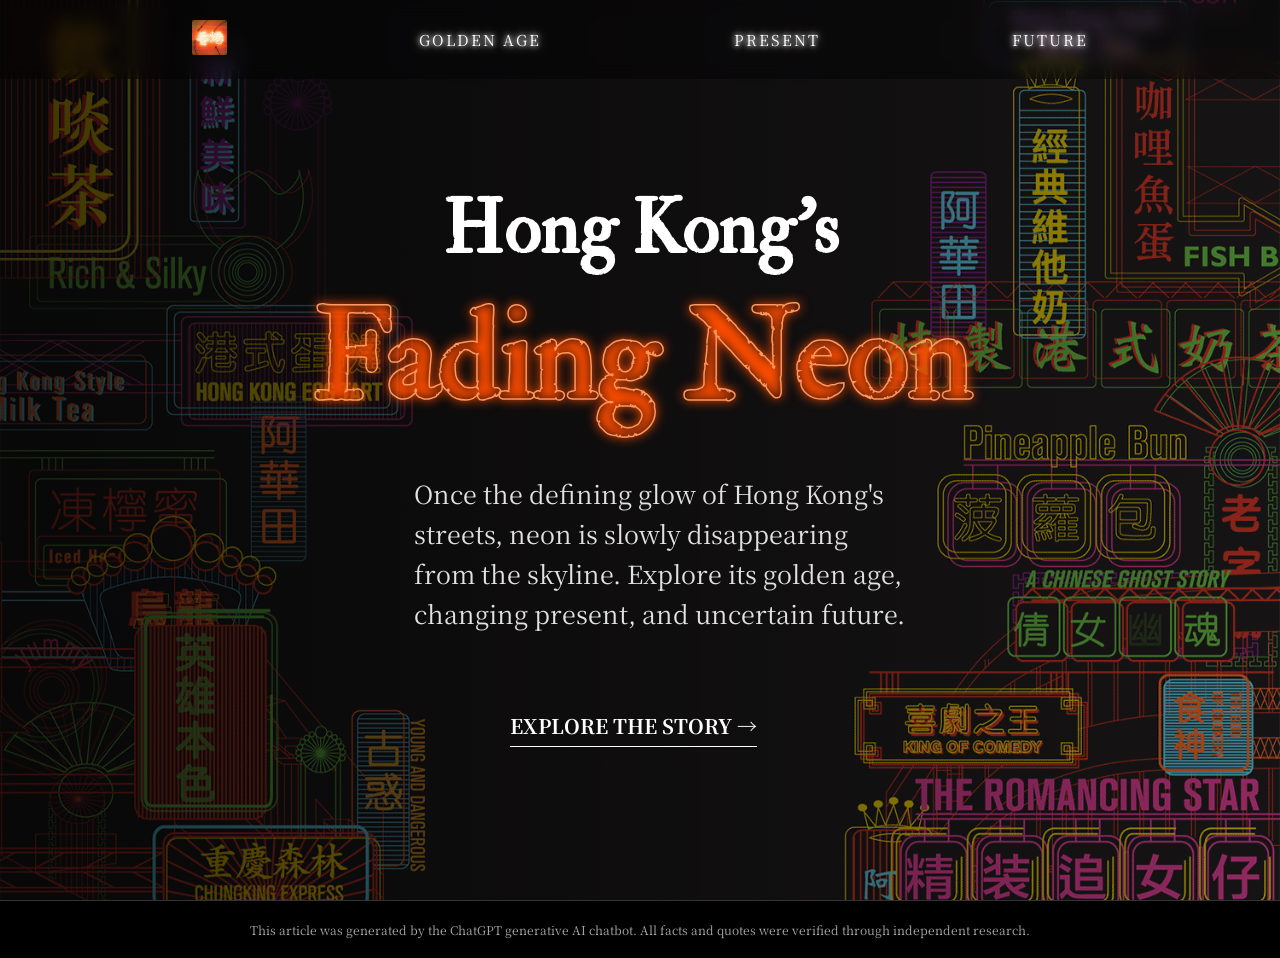
<file: index.html>
<!doctype html>
<html lang="en">
  <head>
    <meta charset="UTF-8" />
    <meta name="viewport" content="width=device-width, initial-scale=1.0" />
    <title>Hong Kong's Fading Neon</title>
    <link rel="preconnect" href="https://fonts.googleapis.com" />
    <link rel="preconnect" href="https://fonts.gstatic.com" crossorigin />
    <link
      href="https://fonts.googleapis.com/css2?family=Cactus+Classical+Serif&family=Noto+Serif+TC:wght@200..900&family=Tapestry&family=Uncial+Antiqua&display=swap"
      rel="stylesheet"
    />
    <link
      href="https://fonts.googleapis.com/css2?family=Cactus+Classical+Serif&family=IM+Fell+Double+Pica:ital@0;1&family=Noto+Serif+TC:wght@200..900&family=Tapestry&family=Uncial+Antiqua&display=swap"
      rel="stylesheet"
    />
    <link rel="icon" class="icon" type="image/x-icon" href="img/page.jpeg" />
    <link rel="stylesheet" href="css/style.css" />
    <link rel="stylesheet" href="css/style-age.css" />
    <!--Font Awesome icons for the hambuger menu-->
    <link
      rel="stylesheet"
      href="https://cdnjs.cloudflare.com/ajax/libs/font-awesome/4.7.0/css/font-awesome.min.css"
    />
  </head>
  <body>
    <header>
      <nav class="mobile-nav">
        <a class="menu-item logo-box" href="index.html">
          <img class="logo" src="img/icon.jpeg" alt="Logo" />
        </a>
        <i class="fa fa-bars" onclick="openNav()"></i
        ><!--the Font Awesome hambuger icon with the JS function that will make the burger work-->
      </nav>
      <nav class="menu desktop-nav">
        <a class="logo-link menu-item" href="index.html">
          <img class="logo" src="img/icon.jpeg" alt="Logo" />
        </a>
        <a class="menu-item" href="age.html">GOLDEN AGE</a>
        <a class="menu-item" href="present.html">PRESENT</a>
        <a class="menu-item" href="future.html">FUTURE</a>
      </nav>
    </header>

    <main>
      <div class="container" id="homepage">
        <h1 class="page-title">
          <span class="line-top">Hong Kong's</span>
          <span class="neon-text">Fading Neon</span>
        </h1>

        <p class="description">
          Once the defining glow of Hong Kong's streets, neon is slowly
          disappearing from the skyline. Explore its golden age, changing
          present, and uncertain future.
        </p>

        <a class="begin-button" href="age.html"> EXPLORE THE STORY &rarr; </a>
      </div>
    </main>
    <footer>
      <div class="footer-text">
        <p>
          This article was generated by the ChatGPT generative AI chatbot. All
          facts and quotes were verified through independent research.
        </p>
      </div>
    </footer>

    <!--The offscreen nav that opens when you click the hamburger menu-->
    <div id="mySidenav" class="sidenav">
      <a href="javascript:void(0)" class="closebtn" onclick="closeNav()"
        >&times;</a
      >
      <a href="age.html">GOLDEN AGE</a>
      <a href="present.html">PRESENT</a>
      <a href="future.html">FUTURE</a>
    </div>

    <!--The JavaScript that will open and close the hamburger menu. You must put this code at the bottom of EVERY HTML file, just about the closing body tag!-->
    <script>
      function openNav() {
        document.getElementById("mySidenav").style.width = "250px";
        document.body.style.backgroundColor = "rgba(0,0,0,0.4)";
      }

      function closeNav() {
        document.getElementById("mySidenav").style.width = "0";
        document.body.style.backgroundColor = "black";
      }
    </script>
  </body>
</html>
</file>
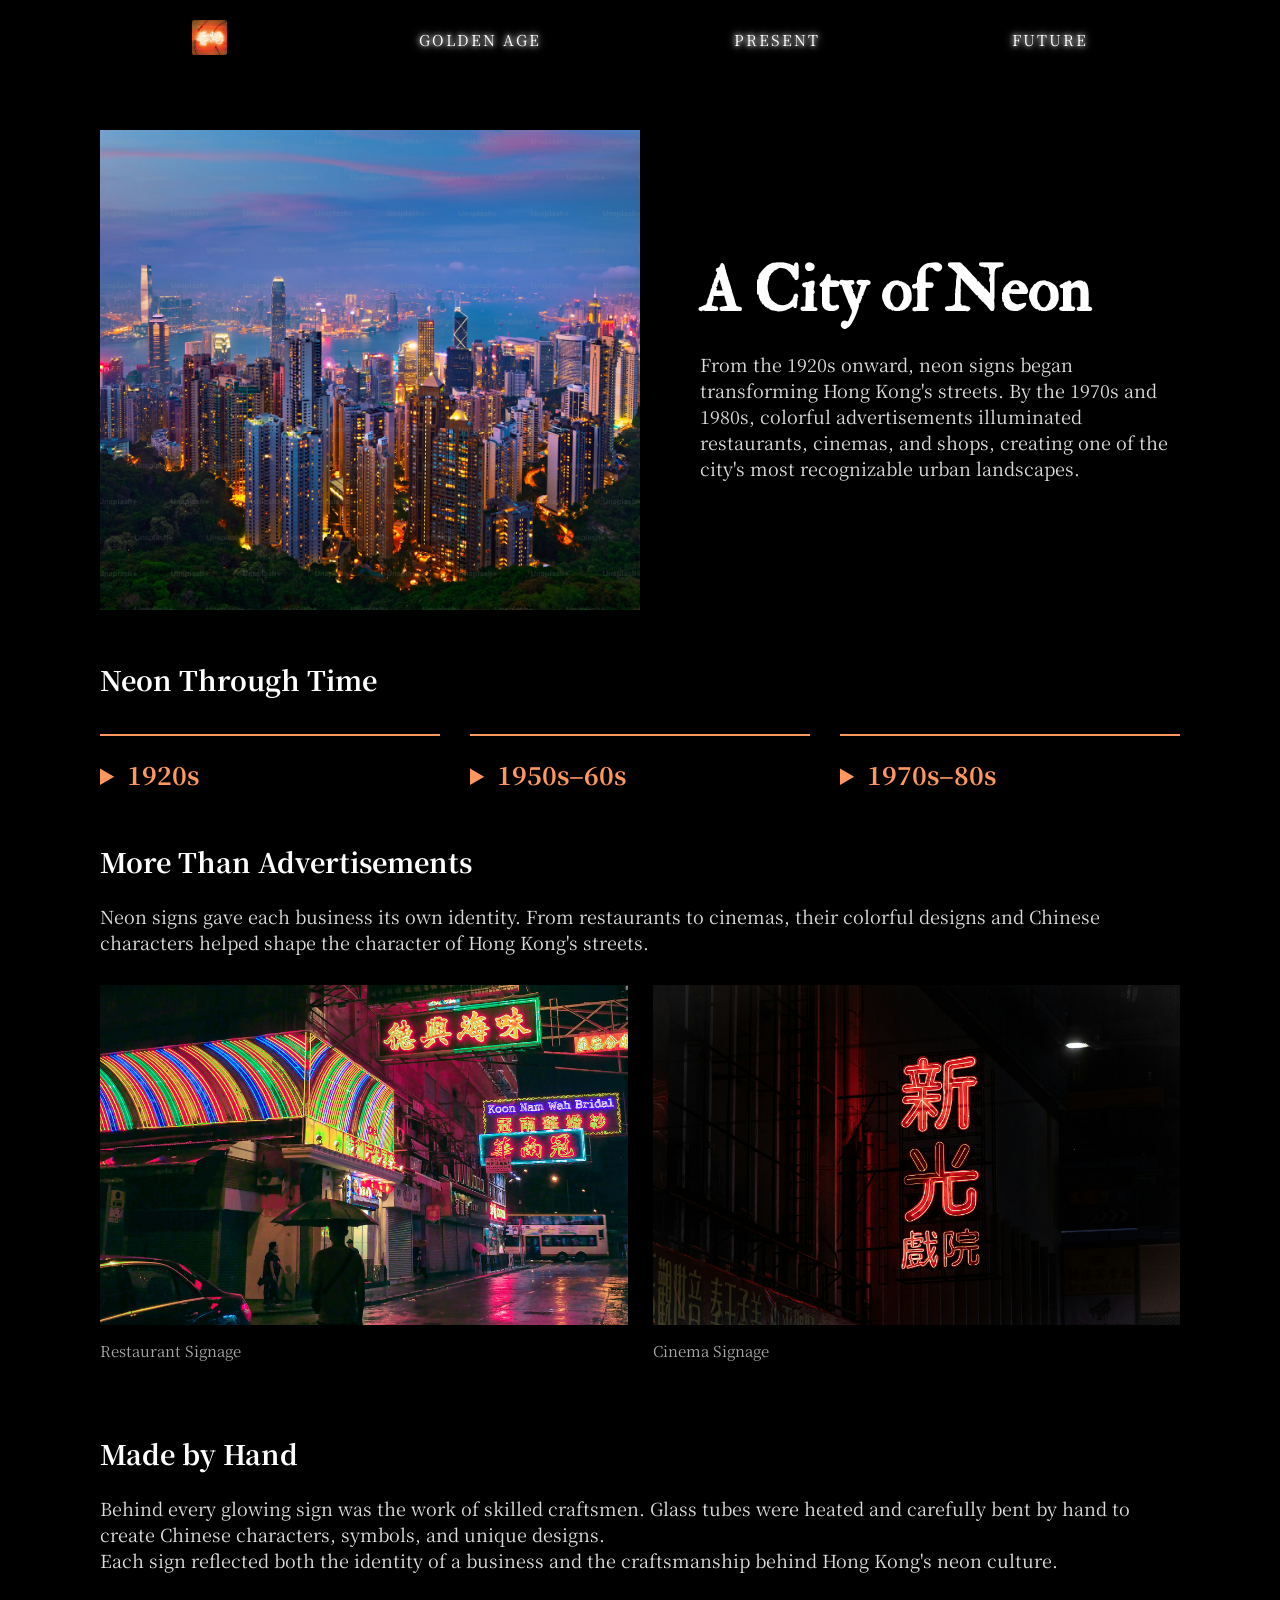
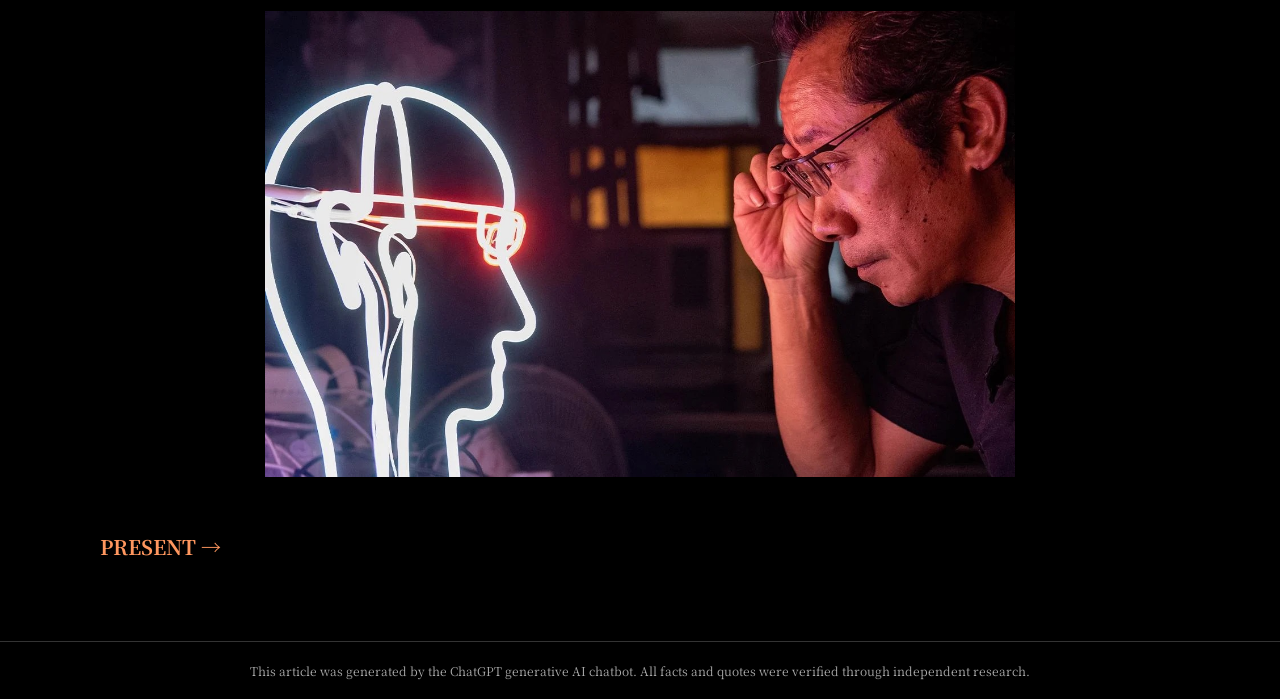
<file: age.html>
<!doctype html>
<html lang="en">
  <head>
    <meta charset="UTF-8" />
    <meta name="viewport" content="width=device-width, initial-scale=1.0" />
    <title>Hong Kong Neon</title>
    <link rel="preconnect" href="https://fonts.googleapis.com" />
    <link rel="preconnect" href="https://fonts.gstatic.com" crossorigin />
    <link
      href="https://fonts.googleapis.com/css2?family=Cactus+Classical+Serif&family=Noto+Serif+TC:wght@200..900&family=Tapestry&family=Uncial+Antiqua&display=swap"
      rel="stylesheet"
    />
    <link
      href="https://fonts.googleapis.com/css2?family=Cactus+Classical+Serif&family=IM+Fell+Double+Pica:ital@0;1&family=Noto+Serif+TC:wght@200..900&family=Tapestry&family=Uncial+Antiqua&display=swap"
      rel="stylesheet"
    />
    <link rel="stylesheet" href="css/style.css" />
    <link rel="stylesheet" href="css/style-age.css" />
    <!--Font Awesome icons for the hambuger menu-->
    <link
      rel="stylesheet"
      href="https://cdnjs.cloudflare.com/ajax/libs/font-awesome/4.7.0/css/font-awesome.min.css"
    />
  </head>
  <body>
    <header>
      <nav class="mobile-nav">
        <a class="menu-item logo-box" href="index.html">
          <img class="logo" src="img/icon.jpeg" alt="Logo" />
        </a>
        <i class="fa fa-bars" onclick="openNav()"></i
        ><!--the Font Awesome hambuger icon with the JS function that will make the burger work-->
      </nav>
      <nav class="menu desktop-nav">
        <a class="logo-link menu-item" href="index.html">
          <img class="logo" src="img/icon.jpeg" alt="Logo" />
        </a>
        <a class="menu-item" href="age.html">GOLDEN AGE</a>
        <a class="menu-item" href="present.html">PRESENT</a>
        <a class="menu-item" href="future.html">FUTURE</a>
      </nav>
    </header>

    <main>
      <div class="container" id="age-page">
        <section class="age-intro">
          <img
            class="intro-image"
            src="img/age.jpeg"
            alt="Hong Kong street filled with neon signs"
          />

          <div>
            <h1 class="intro-title">A City of Neon</h1>

            <p class="intro-text">
              From the 1920s onward, neon signs began transforming Hong Kong's
              streets. By the 1970s and 1980s, colorful advertisements
              illuminated restaurants, cinemas, and shops, creating one of the
              city's most recognizable urban landscapes.
            </p>
          </div>
        </section>

        <section class="history">
          <h2>Neon Through Time</h2>

          <div class="timeline">
            <details>
              <summary>1920s</summary>
              <h3 class="timeline-title">The Arrival</h3>
              <img
                class="timeline-image"
                src="img/hk1920s.jpg"
                alt="Early Hong Kong street"
              />
              <p class="timeline-text">
                Neon signs first appeared in Hong Kong, introducing a new way
                for businesses to advertise.
              </p>
            </details>

            <details>
              <summary>1950s–60s</summary>
              <h3 class="timeline-title">The Expansion</h3>
              <img
                class="timeline-image"
                src="img/hk1950s.jpeg"
                alt="Hong Kong neon advertisements"
              />
              <p class="timeline-text">
                Restaurants, cinemas, and shops increasingly used neon signs to
                attract customers.
              </p>
            </details>

            <details>
              <summary>1970s–80s</summary>
              <h3 class="timeline-title">The Heyday</h3>
              <img
                class="timeline-image"
                src="img/hk1970s.jpeg"
                alt="Hong Kong neon street at night"
              />
              <p class="timeline-text">
                Elaborate neon signs filled commercial streets, becoming an
                important part of Hong Kong's visual identity.
              </p>
            </details>
          </div>
        </section>

        <section class="signs">
          <h2>More Than Advertisements</h2>

          <p class="signs-text">
            Neon signs gave each business its own identity. From restaurants to
            cinemas, their colorful designs and Chinese characters helped shape
            the character of Hong Kong's streets.
          </p>

          <div class="gallery">
            <figure>
              <img
                id="rest"
                src="img/restaurant.jpg"
                alt="Traditional restaurant neon sign"
              />
              <figcaption>Restaurant Signage</figcaption>
            </figure>

            <figure>
              <img
                id="cinema"
                src="img/cinema.jpeg"
                alt="Traditional cinema neon sign"
              />
              <figcaption>Cinema Signage</figcaption>
            </figure>
          </div>
        </section>

        <section class="craft">
          <div>
            <h2>Made by Hand</h2>

            <p class="craft-text">
              Behind every glowing sign was the work of skilled craftsmen. Glass
              tubes were heated and carefully bent by hand to create Chinese
              characters, symbols, and unique designs.<br />
              Each sign reflected both the identity of a business and the
              craftsmanship behind Hong Kong's neon culture.
            </p>
          </div>
          <div>
            <img id="craft-img" src="img/craft.jpeg" alt="Craftsman" />
          </div>
        </section>

        <div class="next">
          <a class="present-link" href="present.html">PRESENT &rarr;</a>
        </div>
      </div>
    </main>

    <footer>
      <div class="footer-text">
        <p>
          This article was generated by the ChatGPT generative AI chatbot. All
          facts and quotes were verified through independent research.
        </p>
      </div>
    </footer>

    <!--The offscreen nav that opens when you click the hamburger menu-->
    <div id="mySidenav" class="sidenav">
      <a href="javascript:void(0)" class="closebtn" onclick="closeNav()"
        >&times;</a
      >
      <a href="age.html">GOLDEN AGE</a>
      <a href="present.html">PRESENT</a>
      <a href="future.html">FUTURE</a>
    </div>

    <!--The JavaScript that will open and close the hamburger menu. You must put this code at the bottom of EVERY HTML file, just about the closing body tag!-->
    <script>
      function openNav() {
        document.getElementById("mySidenav").style.width = "250px";
        document.body.style.backgroundColor = "rgba(0,0,0,0.4)";
      }

      function closeNav() {
        document.getElementById("mySidenav").style.width = "0";
        document.body.style.backgroundColor = "black";
      }
    </script>
  </body>
</html>
</file>
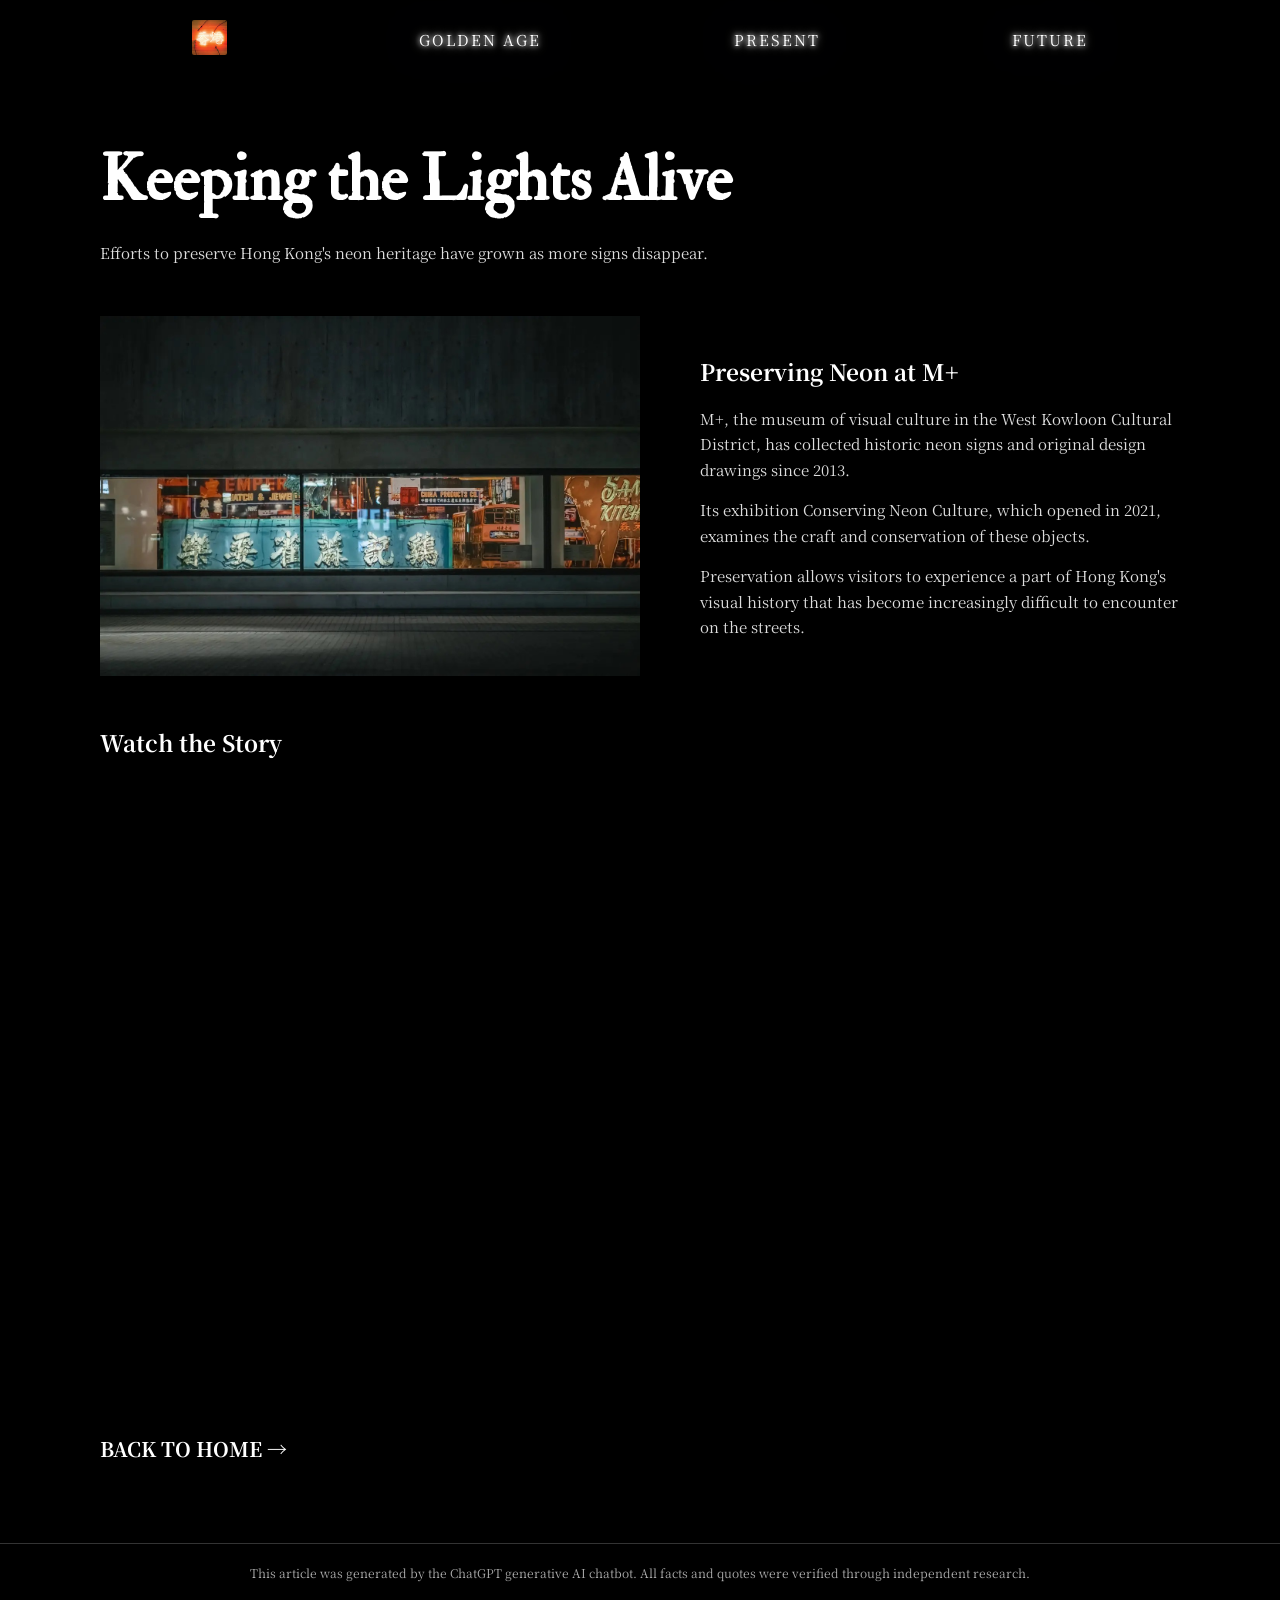
<file: future.html>
<!doctype html>
<html lang="en">
  <head>
    <meta charset="UTF-8" />
    <meta name="viewport" content="width=device-width, initial-scale=1.0" />
    <title>Hong Kong Neon</title>
    <link rel="preconnect" href="https://fonts.googleapis.com" />
    <link rel="preconnect" href="https://fonts.gstatic.com" crossorigin />
    <link
      href="https://fonts.googleapis.com/css2?family=Cactus+Classical+Serif&family=Noto+Serif+TC:wght@200..900&family=Tapestry&family=Uncial+Antiqua&display=swap"
      rel="stylesheet"
    />
    <link
      href="https://fonts.googleapis.com/css2?family=Cactus+Classical+Serif&family=IM+Fell+Double+Pica:ital@0;1&family=Noto+Serif+TC:wght@200..900&family=Tapestry&family=Uncial+Antiqua&display=swap"
      rel="stylesheet"
    />
    <link rel="stylesheet" href="css/style.css" />
    <link rel="stylesheet" href="css/style-age.css" />
    <link rel="stylesheet" href="css/style-present.css" />
    <link rel="stylesheet" href="css/style-future.css" />

    <!--Font Awesome icons for the hambuger menu-->
    <link
      rel="stylesheet"
      href="https://cdnjs.cloudflare.com/ajax/libs/font-awesome/4.7.0/css/font-awesome.min.css"
    />
  </head>
  <body>
    <header>
      <nav class="mobile-nav">
        <a class="menu-item logo-box" href="index.html">
          <img class="logo" src="img/icon.jpeg" alt="Logo" />
        </a>
        <i class="fa fa-bars" onclick="openNav()"></i
        ><!--the Font Awesome hambuger icon with the JS function that will make the burger work-->
      </nav>
      <nav class="menu desktop-nav">
        <a class="logo-link menu-item" href="index.html">
          <img class="logo" src="img/icon.jpeg" alt="Logo" />
        </a>
        <a class="menu-item" href="age.html">GOLDEN AGE</a>
        <a class="menu-item" href="present.html">PRESENT</a>
        <a class="menu-item" href="future.html">FUTURE</a>
      </nav>
    </header>

    <main>
      <div id="future-page">
        <section class="future-intro">
          <h1 class="intro-title">Keeping the Lights Alive</h1>

          <p class="intro-text">
            Efforts to preserve Hong Kong's neon heritage have grown as more
            signs disappear.
          </p>
        </section>

        <section class="museum">
          <img
            id="mplus-image"
            src="img/mplus.jpeg"
            alt="Preserved neon sign at M+ Museum"
          />

          <div class="museum-text">
            <h2 class="future-title">Preserving Neon at M+</h2>

            <p>
              M+, the museum of visual culture in the West Kowloon Cultural
              District, has collected historic neon signs and original design
              drawings since 2013.
            </p>

            <p>
              Its exhibition Conserving Neon Culture, which opened in 2021,
              examines the craft and conservation of these objects.
            </p>

            <p>
              Preservation allows visitors to experience a part of Hong Kong's
              visual history that has become increasingly difficult to encounter
              on the streets.
            </p>
          </div>
        </section>

        <section class="museum-video">
          <h2 class="future-title">Watch the Story</h2>

          <iframe
            width="560"
            height="315"
            src="https://www.youtube.com/embed/vBNAe85O38s?si=u3E9gnvoGCEoKaqj"
            title="YouTube video player"
            frameborder="0"
            allow="
              accelerometer;
              autoplay;
              clipboard-write;
              encrypted-media;
              gyroscope;
              picture-in-picture;
              web-share;
            "
            referrerpolicy="strict-origin-when-cross-origin"
            allowfullscreen
          >
          </iframe>
        </section>

        <div class="next">
          <a class="back-link" href="index.html">BACK TO HOME &rarr;</a>
        </div>
      </div>
    </main>

    <footer>
      <div class="footer-text">
        <p>
          This article was generated by the ChatGPT generative AI chatbot. All
          facts and quotes were verified through independent research.
        </p>
      </div>
    </footer>

    <!--The offscreen nav that opens when you click the hamburger menu-->
    <div id="mySidenav" class="sidenav">
      <a href="javascript:void(0)" class="closebtn" onclick="closeNav()"
        >&times;</a
      >
      <a href="age.html">GOLDEN AGE</a>
      <a href="present.html">PRESENT</a>
      <a href="future.html">FUTURE</a>
    </div>

    <!--The JavaScript that will open and close the hamburger menu. You must put this code at the bottom of EVERY HTML file, just about the closing body tag!-->
    <script>
      function openNav() {
        document.getElementById("mySidenav").style.width = "250px";
        document.body.style.backgroundColor = "rgba(0,0,0,0.4)";
      }

      function closeNav() {
        document.getElementById("mySidenav").style.width = "0";
        document.body.style.backgroundColor = "black";
      }
    </script>
  </body>
</html>
</file>
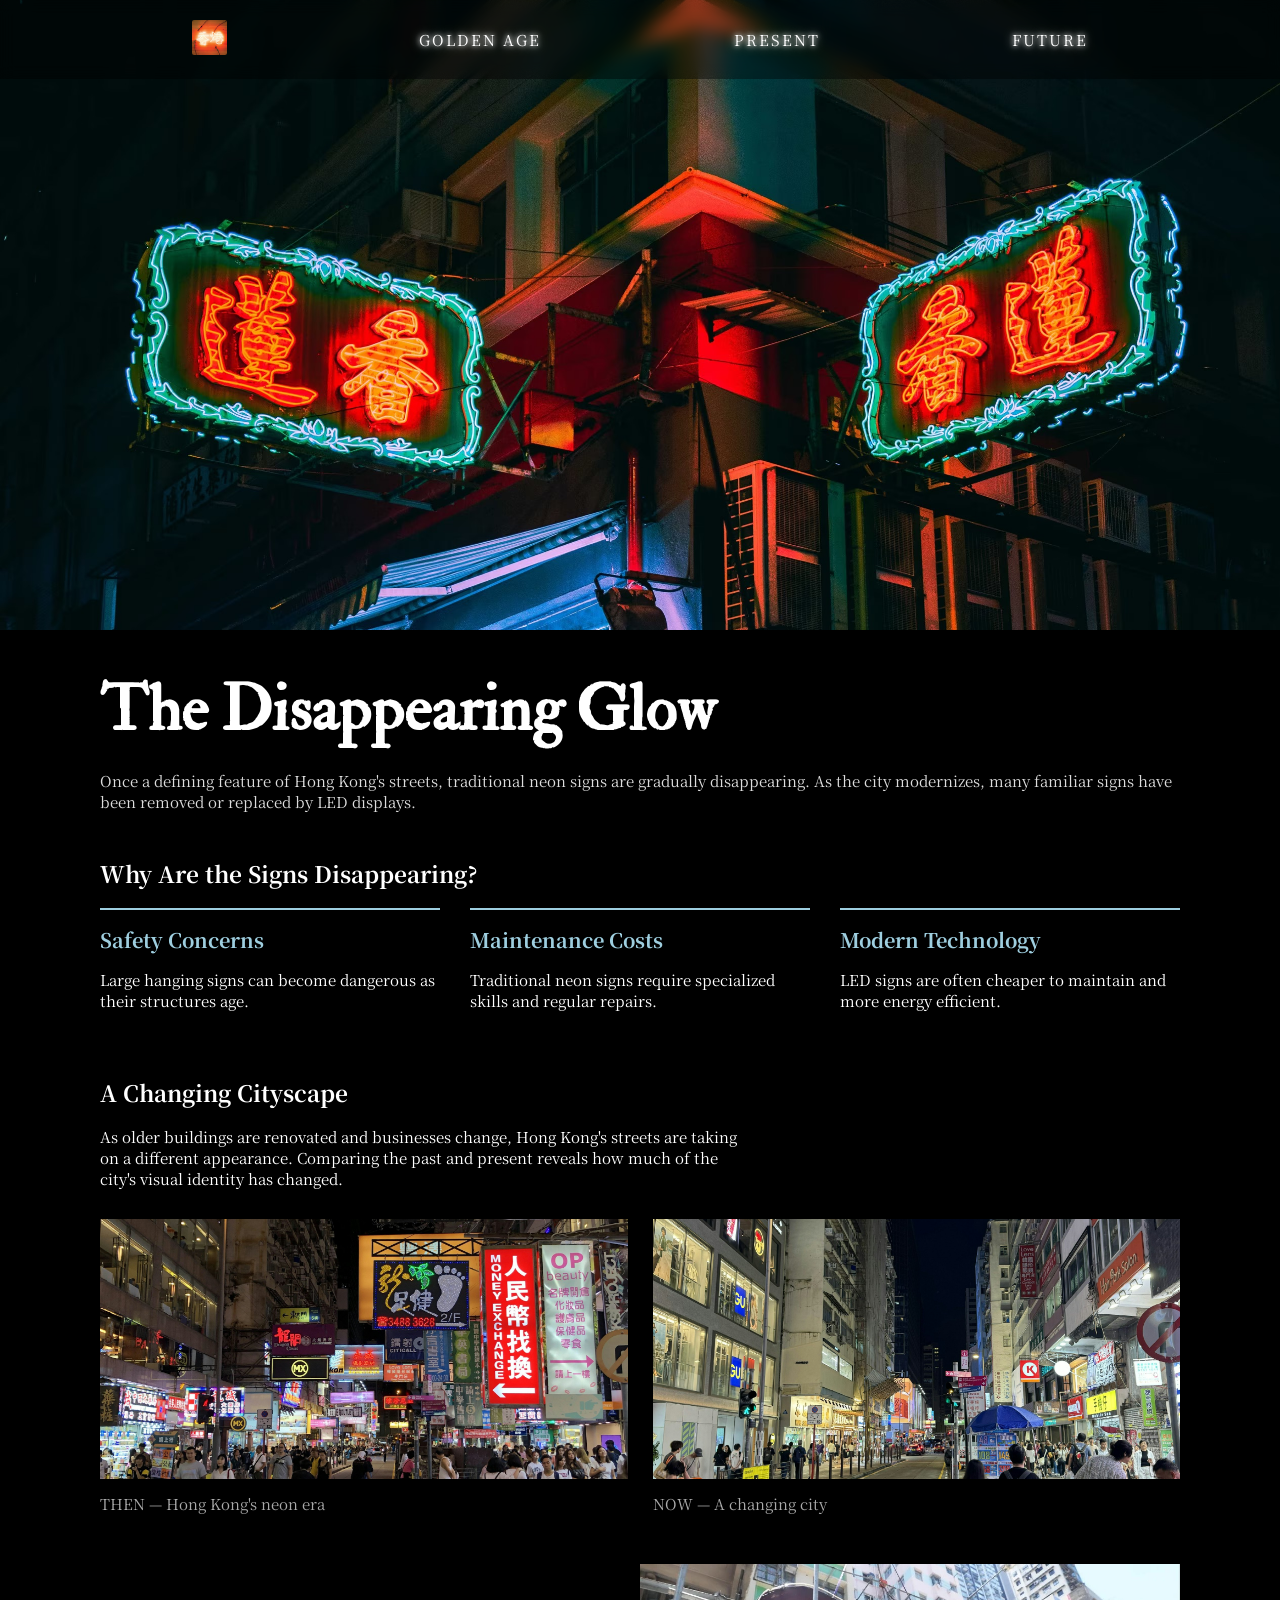
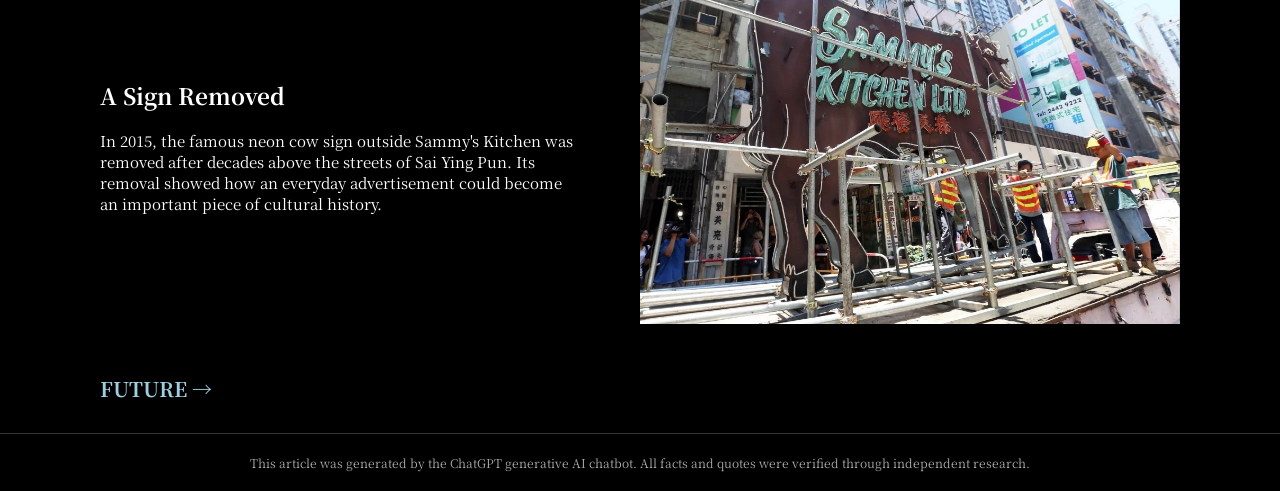
<file: present.html>
<!doctype html>
<html lang="en">
  <head>
    <meta charset="UTF-8" />
    <meta name="viewport" content="width=device-width, initial-scale=1.0" />
    <title>Hong Kong Neon</title>
    <link rel="preconnect" href="https://fonts.googleapis.com" />
    <link rel="preconnect" href="https://fonts.gstatic.com" crossorigin />
    <link
      href="https://fonts.googleapis.com/css2?family=Cactus+Classical+Serif&family=Noto+Serif+TC:wght@200..900&family=Tapestry&family=Uncial+Antiqua&display=swap"
      rel="stylesheet"
    />
    <link
      href="https://fonts.googleapis.com/css2?family=Cactus+Classical+Serif&family=IM+Fell+Double+Pica:ital@0;1&family=Noto+Serif+TC:wght@200..900&family=Tapestry&family=Uncial+Antiqua&display=swap"
      rel="stylesheet"
    />
    <link rel="stylesheet" href="css/style.css" />
    <link rel="stylesheet" href="css/style-age.css" />
    <link rel="stylesheet" href="css/style-present.css" />
    <!--Font Awesome icons for the hambuger menu-->
    <link
      rel="stylesheet"
      href="https://cdnjs.cloudflare.com/ajax/libs/font-awesome/4.7.0/css/font-awesome.min.css"
    />
  </head>
  <body>
    <header>
      <nav class="mobile-nav">
        <a class="menu-item logo-box" href="index.html">
          <img class="logo" src="img/icon.jpeg" alt="Logo" />
        </a>
        <i class="fa fa-bars" onclick="openNav()"></i
        ><!--the Font Awesome hambuger icon with the JS function that will make the burger work-->
      </nav>
      <nav class="menu desktop-nav">
        <a class="logo-link menu-item" href="index.html">
          <img class="logo" src="img/icon.jpeg" alt="Logo" />
        </a>
        <a class="menu-item" href="age.html">GOLDEN AGE</a>
        <a class="menu-item" href="present.html">PRESENT</a>
        <a class="menu-item" href="future.html">FUTURE</a>
      </nav>
    </header>

    <main>
      <video class="present-video" autoplay muted loop playsinline>
        <source src="video/present-video.mp4" type="video/mp4" />
      </video>

      <div class="photo-container"></div>

      <div class="present-background">
        <div id="present-page">
          <section class="present-intro">
            <div>
              <h1 class="intro-title">The Disappearing Glow</h1>

              <p class="intro-text">
                Once a defining feature of Hong Kong's streets, traditional neon
                signs are gradually disappearing. As the city modernizes, many
                familiar signs have been removed or replaced by LED displays.
              </p>
            </div>
          </section>

          <section class="reasons">
            <h2>Why Are the Signs Disappearing?</h2>

            <div class="reason-list">
              <div>
                <h3>Safety Concerns</h3>
                <p>
                  Large hanging signs can become dangerous as their structures
                  age.
                </p>
              </div>

              <div>
                <h3>Maintenance Costs</h3>
                <p>
                  Traditional neon signs require specialized skills and regular
                  repairs.
                </p>
              </div>

              <div>
                <h3>Modern Technology</h3>
                <p>
                  LED signs are often cheaper to maintain and more energy
                  efficient.
                </p>
              </div>
            </div>
          </section>

          <section class="comparison">
            <h2>A Changing Cityscape</h2>

            <p class="comparison-text">
              As older buildings are renovated and businesses change, Hong
              Kong's streets are taking on a different appearance. Comparing the
              past and present reveals how much of the city's visual identity
              has changed.
            </p>

            <div class="gallery">
              <figure>
                <img
                  id="compared"
                  src="img/compared-before.jpeg"
                  alt="Historic Hong Kong neon street"
                />
                <figcaption>THEN — Hong Kong's neon era</figcaption>
              </figure>

              <figure>
                <img
                  id="compared"
                  src="img/compared-now.jpeg"
                  alt="The same Hong Kong street today"
                />
                <figcaption>NOW — A changing city</figcaption>
              </figure>
            </div>
          </section>

          <section class="present-case">
            <div class="present-case-text">
              <h2>A Sign Removed</h2>

              <p>
                In 2015, the famous neon cow sign outside Sammy's Kitchen was
                removed after decades above the streets of Sai Ying Pun. Its
                removal showed how an everyday advertisement could become an
                important piece of cultural history.
              </p>
            </div>

            <img src="img/cow.jpeg" alt="Sammy's Kitchen neon cow sign" />
          </section>

          <div class="next">
            <a class="future-link" href="future.html">FUTURE &rarr;</a>
          </div>
        </div>
      </div>
    </main>

    <footer>
      <div class="footer-text">
        <p>
          This article was generated by the ChatGPT generative AI chatbot. All
          facts and quotes were verified through independent research.
        </p>
      </div>
    </footer>

    <!--The offscreen nav that opens when you click the hamburger menu-->
    <div id="mySidenav" class="sidenav">
      <a href="javascript:void(0)" class="closebtn" onclick="closeNav()"
        >&times;</a
      >
      <a href="age.html">GOLDEN AGE</a>
      <a href="present.html">PRESENT</a>
      <a href="future.html">FUTURE</a>
    </div>

    <!--The JavaScript that will open and close the hamburger menu. You must put this code at the bottom of EVERY HTML file, just about the closing body tag!-->
    <script>
      function openNav() {
        document.getElementById("mySidenav").style.width = "250px";
        document.body.style.backgroundColor = "rgba(0,0,0,0.4)";
      }

      function closeNav() {
        document.getElementById("mySidenav").style.width = "0";
        document.body.style.backgroundColor = "black";
      }
    </script>
  </body>
</html>
</file>
<file: css/style.css>
/* Global Styles */

* {
  box-sizing: border-box;
}

img,
iframe {
  max-width: 100%;
  height: auto;
}

body {
  background-color: #000;
  color: #fff;
  font-family: "Noto Serif TC", serif;
  margin: 0;
}

/* mobile-nav */

header {
  backdrop-filter: blur(8px);
  background: rgba(0, 0, 0, 0.4);
  padding: 10px;
  position: fixed;
  left: 0;
  width: 100%;
  top: 0;
  z-index: 2;
}

.mobile-nav {
  display: flex;
  align-items: center;
  justify-content: space-between;
  margin: 0 10px;
}

.desktop-nav {
  display: none;
}

.logo {
  width: 30px;
  height: auto;
  border-radius: 2px;
}

/* desktop-nav */

.menu-item {
  color: #fff;
  font-size: 15px;
  letter-spacing: 2px;
  text-shadow:
    0 0 5px #fff,
    0 0 10px #fff,
    0 0 80px #0099ff9b;
  text-decoration: none;
  margin: 10px;
}

.menu-item:hover {
  color: rgb(223, 237, 244);
}

/* homepage */

#homepage {
  display: flex;
  flex-direction: column;
  justify-content: center;
  align-items: flex-start;

  min-height: 100vh;
  padding: 100px 24px 60px;

  background-image:
    linear-gradient(to right, rgba(0, 0, 0, 0.75), rgba(0, 0, 0, 0.35)),
    url("../img/iconic.gif");
  background-repeat: no-repeat;

  background-size: cover;
  background-position: center;
}

/* Neon title */

.page-title {
  display: flex;
  flex-direction: column;
  gap: 15px;
  margin: 0;

  font-family: "IM Fell Double Pica", serif;
  font-style: normal;
  font-size: 35px;
  font-weight: 700;
  line-height: 1;
  color: #fff;
}

.neon-text {
  font-size: 55px;
  color: transparent;
  -webkit-text-stroke: 1.5px #ff975f;
  text-shadow: 0 0 9px rgba(255, 77, 0);
  animation: neonFlicker 3.5s infinite; /* AI Assisted with the neon text animation */
}

/* description */

.description {
  max-width: 310px;
  margin: 28px 28px 0 0;
  color: #e2e2e2;
  font-size: 14px;
  line-height: 1.6;
}

/* Next Page */

.begin-button {
  margin: 28px 28px 0 0;
  display: inline-block;
  color: #fff;
  font-size: 14px;
  font-weight: 700;
  text-decoration: none;
  border-bottom: 1px solid #fff;
  padding-bottom: 6px;
}

.begin-button:hover {
  color: #ff975f;
  border-bottom: 1px solid #ff975f;
}

/* hamburger menu */

.sidenav {
  height: 100%;
  width: 0;
  position: fixed;
  z-index: 3;
  top: 0;
  left: 0;
  background-color: #111;
  overflow-x: hidden;
  transition: 0.5s;
  padding-top: 60px;
}

.sidenav a {
  padding: 8px 8px 8px 32px;
  text-decoration: none;
  font-size: 20px;
  color: #818181;
  display: block;
  transition: 0.3s;
}

.sidenav a:hover {
  color: #f1f1f1;
}

.sidenav .closebtn {
  position: absolute;
  top: 0;
  right: 20px;
  font-size: 30px;
  margin-left: 20px;
}

/* AI Assisted with the neon text animation */

@keyframes neonFlicker {
  0% {
    opacity: 1;
  }

  45% {
    opacity: 1;
  }

  46% {
    opacity: 0.5;
  }

  48% {
    opacity: 0.9;
  }

  50% {
    opacity: 0.3;
  }

  52% {
    opacity: 1;
  }

  100% {
    opacity: 1;
  }
}

footer {
  position: relative;
  z-index: 1;
  background-color: rgba(0, 0, 0, 0.85);
  border-top: 1px solid #333;
  padding: 8px 8px;
  text-align: center;
  color: #aaa;
  font-size: 10px;
}

.footer-text {
  max-width: 350px;
  margin: auto;
}

@media (prefers-reduced-motion: reduce) {
  .neon-text {
    animation: none;
  }
}

/* desktop */

@media screen and (min-width: 1080px) {
  .mobile-nav {
    display: none;
  }

  .logo {
    width: 35px;
    height: auto;
  }

  #homepage {
    align-items: center;
    justify-content: center;
  }

  .desktop-nav {
    display: flex;
    align-items: center;
    justify-content: space-evenly;
  }

  .page-title {
    display: flex;
    flex-direction: column;
    align-items: center;
    justify-content: center;
    gap: 30px;
    font-size: 75px;
    font-weight: 700;
    line-height: 1;
    color: #fff;
  }

  .neon-text {
    font-size: 125px;
    color: transparent;
    -webkit-text-stroke: 1.5px #ff975f;
    text-shadow: 0 0 12px rgba(255, 77, 0);
    animation: neonFlicker 6s infinite;
  }

  .description {
    font-size: 25px;
    margin: 50px 0 50px 40px;
    max-width: 40%;
  }

  .begin-button {
    font-size: 20px;
    margin: 28px 28px 0 15px;
  }

  footer {
    font-size: 12px;
  }
  .footer-text {
    max-width: 100%;
    margin: auto;
  }
}
</file>
<file: css/style-age.css>
/* Age Page Styles */

#age-page {
  max-width: 1200px;
  margin: auto;
  padding: 100px 24px 30px;
  font-size: 15px;
}

/* Introduction */

.age-intro {
  display: flex;
  flex-direction: column;
  gap: 30px;
  margin-bottom: 50px;
}

.intro-image {
  width: 100%;
  height: 260px;
  object-fit: cover;
}

.intro-title {
  font-family: "IM Fell Double Pica", serif;
  font-size: 44px;
  margin: 10px 0 20px;
}

.intro-text {
  color: #ddd;
}

.history {
  margin-bottom: 50px;
}

/* Timeline */

.timeline {
  display: flex;
  flex-direction: column;
  gap: 25px;
  margin-top: 35px;
}

details {
  border-left: 2px solid #ff975f;
  padding-left: 20px;
}

summary {
  cursor: pointer;
  color: #ff975f;
  font-size: 25px;
  font-weight: bold;
}

.timeline-title {
  font-size: 20px;
  margin: 20px 0 15px;
}

.timeline-image {
  width: 100%;
  height: 200px;
  object-fit: cover;
}

.timeline-text {
  font-size: 15px;
  line-height: 1.6;
  color: #ddd;
}

/* Neon Signs */

.signs {
  margin-bottom: 50px;
}

.signs-text {
  max-width: 650px;
  color: #ddd;
  margin-bottom: 30px;
}

.gallery {
  display: flex;
  flex-direction: column;
  gap: 25px;
}

.gallery figure {
  margin: 0;
}

.gallery img {
  width: 100%;
  height: 260px;
}

.gallery figcaption {
  font-size: 10px;
  color: #aaa;
  margin-top: 10px;
}

#rest {
  object-fit: cover; /* Crops the photo to fill the available space. */
  object-position: 70% 30%; /* Adjusts which part of the photo is visible. */
}

#cinema {
  object-fit: cover; /* Crops the photo to fill the available space. */
  object-position: top;
}

/* Craft */

.craft {
  display: flex;
  flex-direction: column;
  gap: 20px;
  margin-bottom: 50px;
}

.craft-text {
  color: #ddd;
}

#craft-img {
  width: 100%;
  max-width: 500px;
  height: auto;
  object-fit: cover; /* Crops the photo to fill the available space. */
  object-position: center;
}

/* Next Page */

.next {
  margin-top: 25px;
}

.present-link {
  color: #ff975f;
  font-size: 20px;
  font-weight: bold;
  text-decoration: none;
}

.present-link:hover {
  color: #fff;
}

/* Desktop */

@media screen and (min-width: 1080px) {
  #age-page {
    padding: 130px 60px 80px;
    font-size: 18px;
  }

  .age-intro {
    flex-direction: row;
    align-items: center;
    gap: 60px;
  }

  .intro-image {
    width: 50%;
    height: 480px;
  }

  .intro-text {
    flex: 1;
  }

  .intro-title {
    font-size: 64px;
  }

  .timeline {
    flex-direction: row;
    gap: 30px;
  }

  details {
    flex: 1;
    min-width: 0;
    border-left: none;
    border-top: 2px solid #ff975f;
    padding: 20px 0 0;
  }

  .timeline-image {
    height: 220px;
  }

  /* Neon Signs */

  .gallery {
    flex-direction: row;
  }

  .gallery figure {
    flex: 1;
    min-width: 0;
  }

  .gallery img {
    height: 340px;
  }

  .gallery figcaption {
    font-size: 15px;
  }

  /* Craft */

  .craft {
    flex-direction: column;
    align-items: center;
    gap: 20px;
  }

  #craft-img {
    width: 100%;
    max-width: 750px;
    height: auto;
    object-fit: cover; /* Crops the photo to fill the available space. */
    object-position: center;
  }

  .present-link {
    padding-top: 15px;
    font-size: 20px;
  }

  .signs-text {
    max-width: 100%;
  }
}
</file>
<file: css/style-present.css>
/* Present Page Styles */

#present-page {
  max-width: 1200px;
  margin: auto;
  padding: 30px 24px 60px;
  font-size: 15px;
}

.present-video {
  position: fixed;
  top: 0;
  left: 0;
  width: 100%;
  height: 100%;
  object-fit: cover;
  object-position: top 50%;
  z-index: 0;
}

/* Photo container in case the video cannot play */
.photo-container {
  z-index: -1;
  background-image: url("../img/present.jpeg");
  background-size: contain;
  background-attachment: fixed;
  background-repeat: no-repeat;
  /* background-position: center 25%; */
  position: relative;
  height: 30vh;
}

.present-background {
  position: relative;
  background-color: rgba(0, 0, 0, 0.8);
}

/* Introduction */

.present-intro {
  display: flex;
  flex-direction: column;
  gap: 30px;
  margin-bottom: 30px;
}

/* Reasons */

.reasons {
  margin-bottom: 50px;
}

.reason-list {
  display: flex;
  flex-direction: column;
  gap: 25px;
}

.reason-list div {
  border-top: 2px solid #9ecedf;
  padding-top: 15px;
}

.reason-list h3 {
  color: #9ecedf;
  font-size: 20px;
  margin: 0 0 10px;
}

/* Before and After */

.comparison {
  margin-bottom: 50px;
}

.comparison-text {
  max-width: 650px;
  margin-bottom: 30px;
}

#compared {
  width: 100%;
  height: 260px;
  object-fit: cover;
}

/* Case Study */

.present-case {
  display: flex;
  flex-direction: column;
  gap: 25px;
  margin-bottom: 50px;
}

.present-case img {
  width: 100%;
  height: auto;
}

/* Next Page */

.future-link {
  color: #9ecedf;
  font-size: 20px;
  font-weight: bold;
  text-decoration: none;
}

.future-link:hover {
  color: #fff;
}

/* Desktop */

@media screen and (min-width: 1080px) {
  #present-page {
    padding: 30px 60px 30px;
  }

  .present-intro {
    flex-direction: row;
    align-items: center;
    gap: 50px;
  }

  .present-intro-text {
    flex: 1;
  }

  .present-intro h1 {
    font-size: 64px;
  }

  .photo-container {
    background-size: cover;
    background-position: center 25%;
    height: 70vh;
  }

  .reason-list {
    flex-direction: row;
    gap: 30px;
  }

  .reason-list div {
    flex: 1;
  }

  .present-case {
    flex-direction: row;
    align-items: center;
    gap: 60px;
  }

  .present-case-text {
    flex: 1;
  }

  .present-case img {
    width: 50%;
  }

  .future-link {
    padding-top: 15px;
    font-size: 20px;
  }
}
</file>
<file: css/style-future.css>
/* Future Page Styles */

#future-page {
  max-width: 1200px;
  margin: auto;
  padding: 100px 24px 60px;
  font-size: 15px;
}

#future-page p {
  color: #ddd;
  line-height: 1.7;
}

.future-intro {
  margin-bottom: 50px;
}

/* Museum Section */

.museum {
  display: flex;
  flex-direction: column;
  gap: 30px;
  margin-bottom: 50px;
}

#mplus-image {
  width: 100%;
  height: auto;
}

.museum-title {
  font-size: 30px;
  margin: 0 0 20px;
}

/* Next Page */

.back-link {
  color: #fff;
  font-size: 20px;
  font-weight: bold;
  text-decoration: none;
}

.back-link:hover {
  color: #ff975f;
}

/* Video */

.museum-video {
  margin-bottom: 50px;
}

.museum-video iframe {
  display: block;
  width: 100%;
  height: auto;
  aspect-ratio: 16 / 9;
  border: none;
}

@media screen and (min-width: 1080px) {
  #future-page {
    padding: 130px 60px 80px;
  }

  .museum {
    flex-direction: row;
    align-items: center;
    gap: 60px;
  }

  #mplus-image {
    width: 50%;
  }

  .museum-text {
    flex: 1;
  }
}
</file>
